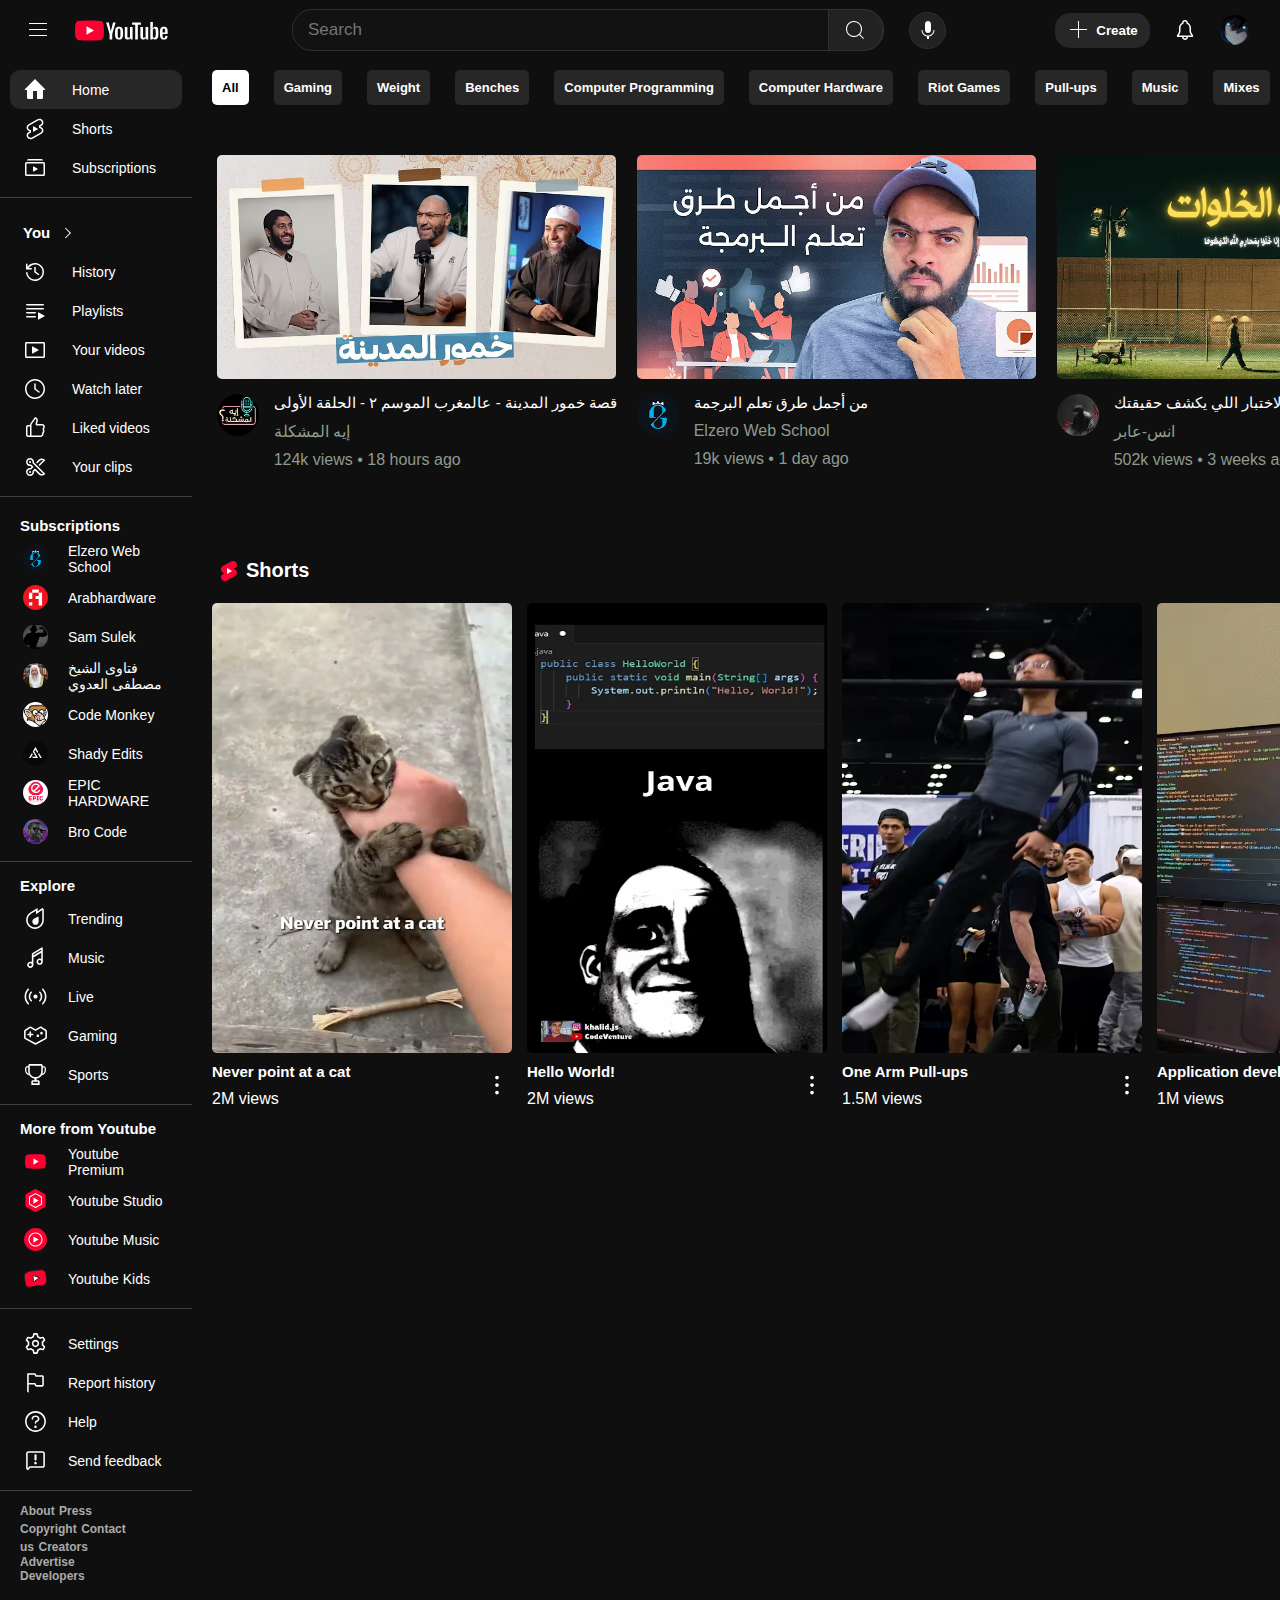
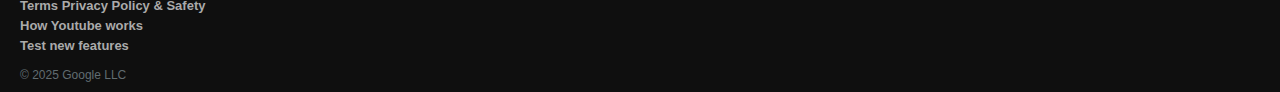
<file: index.html>
<html lang="en">
<head>
    <meta charset="UTF-8">
    <meta name="viewport" content="width=device-width, initial-scale=1.0">
    <title>Document</title>
    <link rel="stylesheet" href="css/navbar.css">
    <link rel="stylesheet" href="css/sidebar.css">
    <link rel="stylesheet" href="css/vids.css">
</head>
<body>
    <nav>
       
            
        
        <div class="logo">
            <div class="menu">
                <img src="Images/svgviewer-output.svg" alt="img.svg">

            </div>
            <img src="Images/ytlogo.svg" alt="logo.svg" srcset="">
        </div>
        <div class="search-bar">
            <div class="search">
               
                <input type="email" name="" id="" placeholder="Search">
                <div class="img">
                    <img src="Images/search.svg" alt="">
                </div>

            </div>
                
            
           <div class="microphone">
            <img src="Images/mic.svg" alt=""> 


           </div>
        </div>
        <div class="prof">
            <button>
                <img src="Images/add.svg" alt="">
                <p>Create</p>

            </button>
            <div class="ring">
                <img src="Images/ring.svg" alt="">

            </div>
            <div class="user">
                <img src="Images/profile.jpg" alt="">

            </div>
    </div>
    </nav>
    <div class="content">
    <div class="side-bar">
        <div class="gone">
            <div>
                <img src="Images/home.svg" alt="">
                <p>Home</p>
            </div>
            <div>
                <img src="Images/shorts.svg" alt="">
                <p>Shorts</p>
            </div>
            <div>
                <img src="Images/Subs.svg" alt="">
                <p>Subscriptions</p>
            </div>
        </div>
            <div class="gtwo">
                <div>
                    <p>You</p>
                    <img src="Images/you.svg" alt="">
                </div>
                <div>
                    <img src="Images/watch.svg" alt="">
                    <p>History</p>
                </div>
                <div>
                    <img src="Images/playlists.svg" alt="">
                    <p>Playlists</p>
                </div>
                <div>
                    <img src="Images/vides.svg" alt="">
                    <p>Your videos</p>
                </div>
                <div>
                    <img src="Images/watchl.svg" alt="">
                    <p>Watch later</p>
                </div>
                <div>
                    <img src="Images/liked.svg" alt="">
                    <p>Liked videos</p>
                </div>
                <div>
                    <img src="Images/clips.svg" alt="">
                    <p>Your clips</p>
                </div>
            </div>
            <div class="gthree">
                <p>Subscriptions</p>
                <div>
                    <img src="Images/Elzero.jpg" alt="">
                    <p>Elzero Web School</p>
                </div>
                <div>
                    <img src="Images/Arab.jpg" alt="">
                    <p>Arabhardware</p>
                </div>
                <div>
                    <img src="Images/sam.jpg" alt="">
                    <p>Sam Sulek</p>
                </div>
                <div>
                    <img src="Images/sheikh.jpg" alt="">
                    <p>فتاوى الشيخ مصطفى العدوي</p>
                </div>
                <div>
                    <img src="Images/monkey.jpg" alt="">
                    <p>Code Monkey</p>
                </div>
                <div>
                    <img src="Images/shady.jpg" alt="">
                    <p>Shady Edits</p>
                </div>
                <div>
                    <img src="Images/epic.jpg" alt="">
                    <p>EPIC HARDWARE</p>
                </div>
                <div>
                    <img src="Images/bro.jpg" alt="">
                    <p>Bro Code</p>
                </div>
            </div>
            <div class="gfour">
                <p>Explore</p>
                <div>
                    <img src="Images/Trending.svg" alt="">
                    <p>Trending</p>
                </div>
                
                <div>
                    <img src="Images/Music.svg" alt="">
                    <p>Music</p>
                </div>
                <div>
                    <img src="Images/live.svg" alt="">
                    <p>Live</p>
                </div>
                <div>
                    <img src="Images/Gaming.svg" alt="">
                    <p>Gaming</p>
                </div>
                <div>
                    <img src="Images/Sports.svg" alt="">
                    <p>Sports</p>
                </div>
            </div>
            <div class="gfive">
                <p>More from Youtube</p>
                <div>
                    <img src="Images/y1.svg" alt="">
                    <p>Youtube Premium</p>
                </div>
                <div>
                    <img src="Images/y2.svg" alt="">
                    <p>Youtube Studio</p>
                </div>
                <div>
                    <img src="Images/y3.svg" alt="">
                    <p>Youtube Music</p>
                </div>
                <div>
                    <img src="Images/y4.svg" alt="">
                    <p>Youtube Kids</p>
                </div>
            </div>
            <div class="gsix">
                <div>
                    <img src="Images/Settings.svg" alt="">
                    <p>Settings</p>
                </div>
                <div>
                    <img src="Images/rep.svg" alt="">
                    <p>Report history</p>
                </div>
                <div>
                    <img src="Images/help.svg" alt="">
                    <p>Help</p>
                </div>
                <div>
                    <img src="Images/i.svg" alt="">
                    <p>Send feedback</p>
                </div>
            </div>
            <div class="footer">
               <div class="g1">
                <a href="">About</a>
                <a href="">Press</a>
                <a href="">Copyright</a>
                <a href="">Contact us</a>
                <a href="">Creators</a>
                <a href="">Advertise</a>
                <a href="">Developers</a>
               </div>
               <div class="g2">
                <a href="">Terms Privacy Policy & Safety</a>
                <a href="">How Youtube works</a>
                <a href="">Test new features</a>
               </div>
               <div class="g3">
                <p>© 2025 Google LLC</p>
               </div>
            </div>


        
        
    </div>
    <div class="right">
    <div class="sugg">
        <div>
            <p>All</p>
        </div>
        <div>
            <p>Gaming</p>
        </div>
        <div>
            <p>Weight</p>
        </div>
        <div>
            <p>Benches</p>
        </div>
        <div>
            <p>Computer Programming</p>
        </div>
        <div>
            <p>Computer Hardware</p>
        </div>
        <div>
            <p>Riot Games</p>
        </div>
        <div>
            <p>Pull-ups</p>
        </div>
        <div>
            <p>Music</p>
        </div>
        <div>
            <p>Mixes</p>
        </div>
        <div>
            <p>Role-Playing Games</p>
        </div>
        
        <div>
            <div>
                <img src="Images/next.svg" alt="">

            </div>
        </div>
    </div>
    <div class="vids">
        <div>
            
                <img src="Images/vid1.avif" alt="">
            
            <div class="desc">
                <div class="left">
                    <img src="Images/prof1.jpg" alt="">
                </div>
                <div class="right">
                    <h2>قصة خمور المدينة - عالمغرب الموسم ٢ - الحلقة الأولى</h2>
                    <p>إيه المشكلة</p>
                    <span>124k views • 18 hours ago</span>
                </div>
            </div>
            
        </div>
        <div>
            
                <img src="Images/vid2.avif" alt="">
            
            <div class="desc">
                <div class="left">
                    <img src="Images/zero.jpg" alt="">
                </div>
                <div class="right">
                    <h2>من أجمل طرق تعلم البرجمة</h2>
                    <p>Elzero Web School</p>
                    <span>19k views • 1 day ago</span>
                </div>
            </div>
            
        </div>
        <div>
            
                <img src="Images/vid3.webp" alt="">
            
            <div class="desc">
                <div class="left">
                    <img src="Images/channell.jpg" alt="">
                </div>
                <div class="right">
                    <h2>ذنوب الخلوات.. الاختبار اللي يكشف حقيقتك</h2>
                    <p>انس-عابر</p>
                    <span>502k views • 3 weeks ago</span>
                </div>
            </div>
            
        </div>
        

    </div>
    <div class="shorts">
        <div class="head">
            <img src="Images/short.svg" alt="">
            <p>Shorts</p>
        </div>
        <div class="reels">
            <div>
                <div class="thumbnail">
                    <img src="Images/reel1.webp" alt="">

                </div>
                <div class="desc">
                <div class="left">
                    <h1>Never point at a cat</h1>
                    <p>2M views</p>
                </div>
                <div class="right">
                   <img src="Images/info.svg" alt="">

                </div>
            </div>
            </div>
            <div>
                <div class="thumbnail">
                    <img src="Images/reel2.webp" alt="">

                </div>
                <div class="desc">
                <div class="left">
                    <h1>Hello World!</h1>
                    <p>2M views</p>
                </div>
                <div class="right">
                   <img src="Images/info.svg" alt="">

                </div>
            </div>
            </div>
            <div>
                <div class="thumbnail">
                    <img src="Images/reel3.avif" alt="">

                </div>
                <div class="desc">
                <div class="left">
                    <h1>One Arm Pull-ups</h1>
                    <p>1.5M views</p>
                </div>
                <div class="right">
                   <img src="Images/info.svg" alt="">

                </div>
            </div>
            </div>
            <div>
                <div class="thumbnail">
                    <img src="Images/reel4.avif" alt="">

                </div>
                <div class="desc">
                <div class="left">
                    <h1>Application developing</h1>
                    <p>1M views</p>
                </div>
                <div class="right">
                   <img src="Images/info.svg" alt="">

                </div>
            </div>
            </div>
        </div>
    </div>
    
</div>
</div>

    
</body>
</html>
</file>
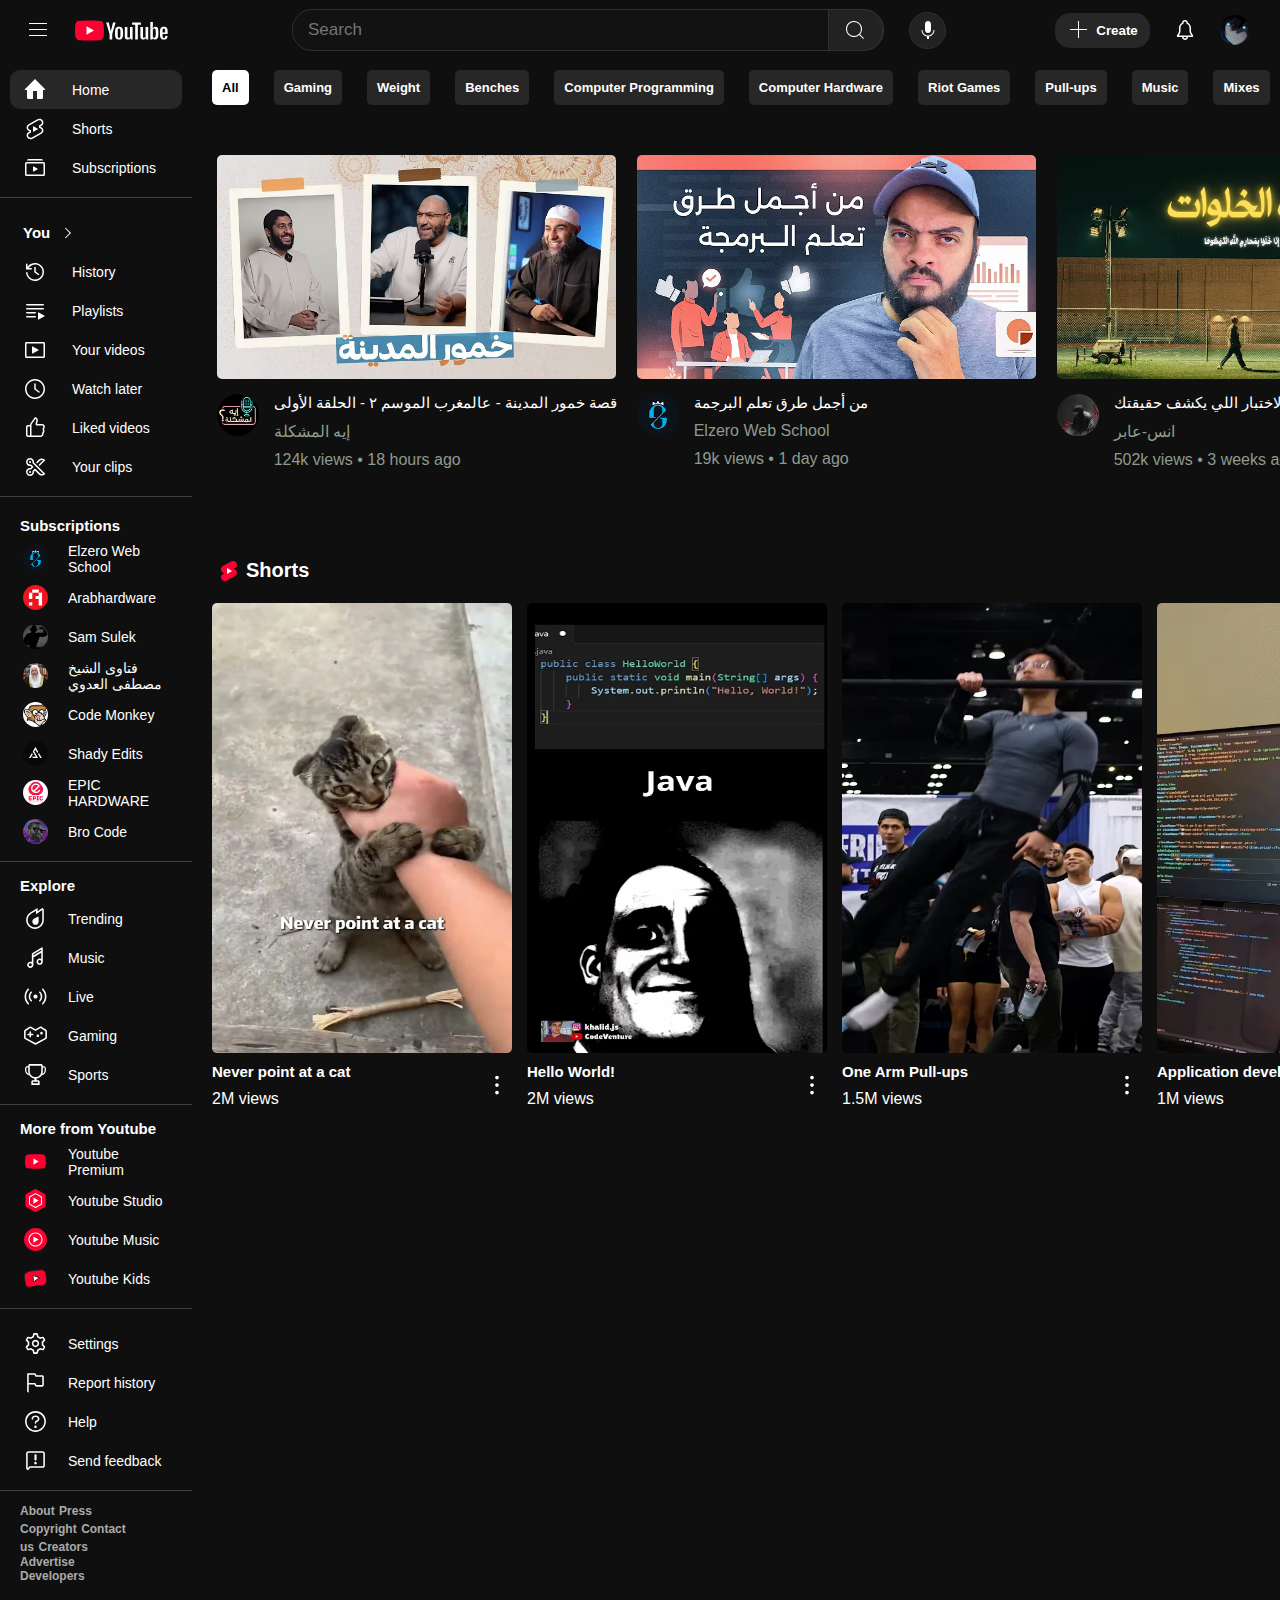
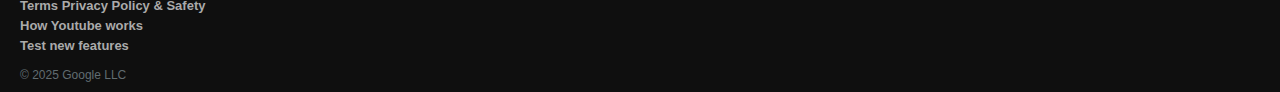
<file: html/index.html>
<html lang="en">
<head>
    <meta charset="UTF-8">
    <meta name="viewport" content="width=device-width, initial-scale=1.0">
    <title>Document</title>
    <link rel="stylesheet" href="../css/navbar.css">
    <link rel="stylesheet" href="../css/sidebar.css">
    <link rel="stylesheet" href="../css/vids.css">
</head>
<body>
    <nav>
       
            
        
        <div class="logo">
            <div class="menu">
                <img src="../Images/svgviewer-output.svg" alt="img.svg">

            </div>
            <img src="../Images/ytlogo.svg" alt="logo.svg" srcset="">
        </div>
        <div class="search-bar">
            <div class="search">
               
                <input type="email" name="" id="" placeholder="Search">
                <div class="img">
                    <img src="../Images/search.svg" alt="">
                </div>

            </div>
                
            
           <div class="microphone">
            <img src="../Images/mic.svg" alt=""> 


           </div>
        </div>
        <div class="prof">
            <button>
                <img src="../Images/add.svg" alt="">
                <p>Create</p>

            </button>
            <div class="ring">
                <img src="../Images/ring.svg" alt="">

            </div>
            <div class="user">
                <img src="../Images/profile.jpg" alt="">

            </div>
    </div>
    </nav>
    <div class="content">
    <div class="side-bar">
        <div class="gone">
            <div>
                <img src="../Images/home.svg" alt="">
                <p>Home</p>
            </div>
            <div>
                <img src="../Images/shorts.svg" alt="">
                <p>Shorts</p>
            </div>
            <div>
                <img src="../Images/Subs.svg" alt="">
                <p>Subscriptions</p>
            </div>
        </div>
            <div class="gtwo">
                <div>
                    <p>You</p>
                    <img src="../Images/you.svg" alt="">
                </div>
                <div>
                    <img src="../Images/watch.svg" alt="">
                    <p>History</p>
                </div>
                <div>
                    <img src="../Images/playlists.svg" alt="">
                    <p>Playlists</p>
                </div>
                <div>
                    <img src="../Images/vides.svg" alt="">
                    <p>Your videos</p>
                </div>
                <div>
                    <img src="../Images/watchl.svg" alt="">
                    <p>Watch later</p>
                </div>
                <div>
                    <img src="../Images/liked.svg" alt="">
                    <p>Liked videos</p>
                </div>
                <div>
                    <img src="../Images/clips.svg" alt="">
                    <p>Your clips</p>
                </div>
            </div>
            <div class="gthree">
                <p>Subscriptions</p>
                <div>
                    <img src="../Images/Elzero.jpg" alt="">
                    <p>Elzero Web School</p>
                </div>
                <div>
                    <img src="../Images/Arab.jpg" alt="">
                    <p>Arabhardware</p>
                </div>
                <div>
                    <img src="../Images/sam.jpg" alt="">
                    <p>Sam Sulek</p>
                </div>
                <div>
                    <img src="../Images/sheikh.jpg" alt="">
                    <p>فتاوى الشيخ مصطفى العدوي</p>
                </div>
                <div>
                    <img src="../Images/monkey.jpg" alt="">
                    <p>Code Monkey</p>
                </div>
                <div>
                    <img src="../Images/shady.jpg" alt="">
                    <p>Shady Edits</p>
                </div>
                <div>
                    <img src="../Images/epic.jpg" alt="">
                    <p>EPIC HARDWARE</p>
                </div>
                <div>
                    <img src="../Images/bro.jpg" alt="">
                    <p>Bro Code</p>
                </div>
            </div>
            <div class="gfour">
                <p>Explore</p>
                <div>
                    <img src="../Images/Trending.svg" alt="">
                    <p>Trending</p>
                </div>
                
                <div>
                    <img src="../Images/Music.svg" alt="">
                    <p>Music</p>
                </div>
                <div>
                    <img src="../Images/live.svg" alt="">
                    <p>Live</p>
                </div>
                <div>
                    <img src="../Images/Gaming.svg" alt="">
                    <p>Gaming</p>
                </div>
                <div>
                    <img src="../Images/Sports.svg" alt="">
                    <p>Sports</p>
                </div>
            </div>
            <div class="gfive">
                <p>More from Youtube</p>
                <div>
                    <img src="../Images/y1.svg" alt="">
                    <p>Youtube Premium</p>
                </div>
                <div>
                    <img src="../Images/y2.svg" alt="">
                    <p>Youtube Studio</p>
                </div>
                <div>
                    <img src="../Images/y3.svg" alt="">
                    <p>Youtube Music</p>
                </div>
                <div>
                    <img src="../Images/y4.svg" alt="">
                    <p>Youtube Kids</p>
                </div>
            </div>
            <div class="gsix">
                <div>
                    <img src="../Images/Settings.svg" alt="">
                    <p>Settings</p>
                </div>
                <div>
                    <img src="../Images/rep.svg" alt="">
                    <p>Report history</p>
                </div>
                <div>
                    <img src="../Images/help.svg" alt="">
                    <p>Help</p>
                </div>
                <div>
                    <img src="../Images/i.svg" alt="">
                    <p>Send feedback</p>
                </div>
            </div>
            <div class="footer">
               <div class="g1">
                <a href="">About</a>
                <a href="">Press</a>
                <a href="">Copyright</a>
                <a href="">Contact us</a>
                <a href="">Creators</a>
                <a href="">Advertise</a>
                <a href="">Developers</a>
               </div>
               <div class="g2">
                <a href="">Terms Privacy Policy & Safety</a>
                <a href="">How Youtube works</a>
                <a href="">Test new features</a>
               </div>
               <div class="g3">
                <p>© 2025 Google LLC</p>
               </div>
            </div>


        
        
    </div>
    <div class="right">
    <div class="sugg">
        <div>
            <p>All</p>
        </div>
        <div>
            <p>Gaming</p>
        </div>
        <div>
            <p>Weight</p>
        </div>
        <div>
            <p>Benches</p>
        </div>
        <div>
            <p>Computer Programming</p>
        </div>
        <div>
            <p>Computer Hardware</p>
        </div>
        <div>
            <p>Riot Games</p>
        </div>
        <div>
            <p>Pull-ups</p>
        </div>
        <div>
            <p>Music</p>
        </div>
        <div>
            <p>Mixes</p>
        </div>
        <div>
            <p>Role-Playing Games</p>
        </div>
        
        <div>
            <div>
                <img src="../Images/next.svg" alt="">

            </div>
        </div>
    </div>
    <div class="vids">
        <div>
            
                <img src="../Images/vid1.avif" alt="">
            
            <div class="desc">
                <div class="left">
                    <img src="../Images/prof1.jpg" alt="">
                </div>
                <div class="right">
                    <h2>قصة خمور المدينة - عالمغرب الموسم ٢ - الحلقة الأولى</h2>
                    <p>إيه المشكلة</p>
                    <span>124k views • 18 hours ago</span>
                </div>
            </div>
            
        </div>
        <div>
            
                <img src="../Images/vid2.avif" alt="">
            
            <div class="desc">
                <div class="left">
                    <img src="../Images/zero.jpg" alt="">
                </div>
                <div class="right">
                    <h2>من أجمل طرق تعلم البرجمة</h2>
                    <p>Elzero Web School</p>
                    <span>19k views • 1 day ago</span>
                </div>
            </div>
            
        </div>
        <div>
            
                <img src="../Images/vid3.webp" alt="">
            
            <div class="desc">
                <div class="left">
                    <img src="../Images/channell.jpg" alt="">
                </div>
                <div class="right">
                    <h2>ذنوب الخلوات.. الاختبار اللي يكشف حقيقتك</h2>
                    <p>انس-عابر</p>
                    <span>502k views • 3 weeks ago</span>
                </div>
            </div>
            
        </div>
        

    </div>
    <div class="shorts">
        <div class="head">
            <img src="../Images/short.svg" alt="">
            <p>Shorts</p>
        </div>
        <div class="reels">
            <div>
                <div class="thumbnail">
                    <img src="../Images/reel1.webp" alt="">

                </div>
                <div class="desc">
                <div class="left">
                    <h1>Never point at a cat</h1>
                    <p>2M views</p>
                </div>
                <div class="right">
                   <img src="../Images/info.svg" alt="">

                </div>
            </div>
            </div>
            <div>
                <div class="thumbnail">
                    <img src="../Images/reel2.webp" alt="">

                </div>
                <div class="desc">
                <div class="left">
                    <h1>Hello World!</h1>
                    <p>2M views</p>
                </div>
                <div class="right">
                   <img src="../Images/info.svg" alt="">

                </div>
            </div>
            </div>
            <div>
                <div class="thumbnail">
                    <img src="../Images/reel3.avif" alt="">

                </div>
                <div class="desc">
                <div class="left">
                    <h1>One Arm Pull-ups</h1>
                    <p>1.5M views</p>
                </div>
                <div class="right">
                   <img src="../Images/info.svg" alt="">

                </div>
            </div>
            </div>
            <div>
                <div class="thumbnail">
                    <img src="../Images/reel4.avif" alt="">

                </div>
                <div class="desc">
                <div class="left">
                    <h1>Application developing</h1>
                    <p>1M views</p>
                </div>
                <div class="right">
                   <img src="../Images/info.svg" alt="">

                </div>
            </div>
            </div>
        </div>
    </div>
    
</div>
</div>

    
</body>
</html>
</file>
<file: css/navbar.css>
*{
    margin: 0;
    max-width: 100vw; 
}
body{
    font-family: Arial, Helvetica, sans-serif;
}
nav{
    display: flex;
    justify-content: space-between;
    align-items: center;
    background-color: #0f0f0f;
    height: 60px;
    width: 100%;
    position: sticky;
    top: 0;
    overflow: hidden;
    
}
nav .logo{
    display: flex;
    gap: 20px;
    margin :20px
}
nav .logo img{
    cursor: pointer;
}
nav .logo .menu{
    width: 35px;
    height: 35px;
    align-items: center;
    display: flex;
    align-items: center;
    justify-content: center;
    border-radius: 50%;
}
nav .logo .menu:hover{
    background-color: #3d3d3d;}
nav .search-bar {
    display: flex;
    align-items: center;
}
nav .search-bar .search{
    background-color: #121212;
    width: 590px;
    border: 1px solid #303030;
    height: 40px;
    align-items: center;
    color: grey;
    display: flex;
    justify-content: space-between;
    border-radius: 20px;
    margin: 25px;
}
nav .search-bar .search input{
    padding: 15px;
    font-size: 17px;
    background-color: transparent;
    border: none;
    outline: none;
    color: white;
}

nav .search-bar .search .img{
    width: 9%;
    border: 1px solid #303030;
    height: 100%;
    align-items: center;
    background-color: #222222;
    display: flex;
    align-items: center;
    justify-content: center;
    border-top-right-radius: 20px;
    border-bottom-right-radius: 20px;
    cursor: pointer;
}
nav .search-bar .microphone{
    width: 35px;
    border: 1px solid #303030;
    height: 35px;
    align-items: center;
    background-color: #222222;
    display: flex;
    align-items: center;
    justify-content: center;
    border-radius: 50%;
}


nav .search-bar .microphone:hover{
    background-color: #3d3d3d;
    cursor: pointer;
}
.prof{
    display: flex;
    align-items: center;
    gap: 15px;
    margin :30px

}

.prof button{
    display: flex;
    align-items: center;
    width: 95px;
    height: 35px;
    background-color: #272727;
    color: white;
    justify-content: center;
    gap: 5px;
    border-radius: 15px;
    border: none;
}
.prof button p{
    font-weight: bold;
}

.prof button:hover{
    background-color: #3d3d3d;
    cursor: pointer;
}
.prof .ring {
    width: 40px;
    height: 40px;
    align-items: center;
    display: flex;
    align-items: center;
    justify-content: center;
    border-radius: 50%;
}
.prof .ring:hover{
    background-color: #3d3d3d;
    cursor: pointer;
}

.prof .user img{
    width: 30px;
    height: 30px;
    border-radius: 50%;
    cursor: pointer;
}
</file>
<file: css/sidebar.css>
.content{
    display: flex;
    background-color: #0f0f0f;
     
}
.side-bar{
    width: 15%;
    background-color: #0f0f0f;
    color: white;
    
}


.side-bar .gone{
    padding: 10px;
    display: flex;
    flex-direction: column;
    border-bottom: 1px solid #3f3f3f;
    margin-bottom: 5px;
}
.side-bar .gone div{
    padding: 13px;
    display: flex;
    gap: 25px;
    align-items: center;
    font-size: 14px;
    height: 13px;
}
.side-bar .gone div:first-child{
    background-color: #272727;
    border-radius: 10px;
}
.side-bar .gone div:hover{
    background-color: #272727;
    border-radius: 10px;
    cursor: pointer;

}
.side-bar .gone div:first-child:hover{
    background-color: #3d3d3d;
    border-radius: 10px;
}
.side-bar .gtwo{

    padding: 10px;
    display: flex;
    flex-direction: column;
    border-bottom: 1px solid #3f3f3f;
    margin-bottom: 10px;

}
.side-bar .gtwo div{
    padding: 13px;
    display: flex;
    gap: 25px;
    align-items: center;
    font-size: 14px;
    height: 13px;
    
}
.side-bar .gtwo div:first-child{
    gap: 10px;
    font-size: 15px;
    font-weight: bold;
}
.side-bar .gtwo div:hover{
    background-color: #272727;
    border-radius: 10px;
    cursor: pointer;

}
.side-bar .gtwo div:first-child:hover{
    background-color: #3d3d3d;
    border-radius: 10px;
}

.side-bar .gthree{
    padding: 10px;
    display: flex;
    flex-direction: column;
    border-bottom: 1px solid #3f3f3f;
    margin-bottom: 5px;
}
.side-bar .gthree div{
    padding: 13px;
    display: flex;
    gap: 20px;
    align-items: center;
    font-size: 14px;
    height: 13px;
}
.side-bar .gthree div img{
    width: 25px;
    height: 25px;
    border-radius: 50%;
}
.side-bar .gthree p:first-child{
    gap: 10px;
    font-size: 15px;
    font-weight: bold;
    align-items: center;
    margin-left: 10px;
    margin-bottom: 5px;
}
.side-bar .gthree div:hover{
    background-color: #272727;
    border-radius: 10px;
    cursor: pointer;

}
.side-bar .gfour{
    padding: 10px;
    display: flex;
    flex-direction: column;
    border-bottom: 1px solid #3f3f3f;
    margin-bottom: 5px;
}
.side-bar .gfour div{
    padding: 13px;
    display: flex;
    gap: 20px;
    align-items: center;
    font-size: 14px;
    height: 13px;
}
.side-bar .gfour div img{
    width: 25px;
    height: 25px;
    border-radius: 50%;
}
.side-bar .gfour p:first-child{
    gap: 10px;
    font-size: 15px;
    font-weight: bold;
    align-items: center;
    margin-left: 10px;
    margin-bottom: 5px;
}
.side-bar .gfour div:hover{
    background-color: #272727;
    border-radius: 10px;
    cursor: pointer;

}
.side-bar .gfive{
    padding: 10px;
    display: flex;
    flex-direction: column;
    border-bottom: 1px solid #3f3f3f;
    margin-bottom: 5px;
}
.side-bar .gfive div{
    padding: 13px;
    display: flex;
    gap: 20px;
    align-items: center;
    font-size: 14px;
    height: 13px;
}
.side-bar .gfive div img{
    width: 25px;
    height: 25px;
    border-radius: 50%;
}
.side-bar .gfive p:first-child{
    gap: 10px;
    font-size: 15px;
    font-weight: bold;
    align-items: center;
    margin-left: 10px;
    margin-bottom: 5px;
}
.side-bar .gfive div:hover{
    background-color: #272727;
    border-radius: 10px;
    cursor: pointer;

}
.side-bar .gsix{
    padding: 10px;
    display: flex;
    flex-direction: column;
    border-bottom: 1px solid #3f3f3f;
    margin-bottom: 10px;
}
.side-bar .gsix div{
    padding: 13px;
    display: flex;
    gap: 20px;
    align-items: center;
    font-size: 14px;
    height: 13px;
}
.side-bar .gsix div img{
    width: 25px;
    height: 25px;
    border-radius: 50%;
}

.side-bar .gsix div:hover{
    background-color: #272727;
    border-radius: 10px;
    cursor: pointer;

}
.side-bar .footer{
    display: flex;
    flex-direction: column;
    /* gap: 5px; */
}
.side-bar .footer .g1{
    
    width: 60%;
    margin-left: 20px;
 }
 .side-bar .footer .g1 a{
    text-decoration: none;
    color: #aaaaaa;
    font-size: 12px;
    font-weight: bold;
 }
 .side-bar .footer .g2{
    display: flex;
    flex-direction: column;
    width: 186px;
     margin: 15px 20px;
     gap: 5px;
  }
 
 
 .side-bar .footer .g2 a{
    text-decoration: none;
    color: #aaaaaa;
    font-size: 13px;
    font-weight: bold;
 }
 .side-bar .footer .g3{
    margin-left: 20px;
    color: #616c71;
    font-size: 12px;
    margin-bottom: 10px;
 }

 .content .sugg{
    display: flex;
    gap: 5px;
    background-color: #0f0f0f;
    width: 1280px;
    overflow: hidden;
    white-space: nowrap;
    position: sticky;
    top: 60px;
    height: 50px;
    




 }
 .content .sugg div{
    margin-top: 10px;
    margin-left: 20px;
    background-color: #272727;
    height: 15px;
    padding: 10px;
    color: white;
    max-width: 100vw; 
    border-radius: 5px; 
    cursor: pointer;
 }
 .content .sugg div:hover{
    background-color: #3f3f3f; 
    cursor: pointer;
  
 }
 
 .content .sugg div:first-child{
    background-color: #ffffff;
    color: black;
 }
 
 .content .sugg div:last-child{
    box-shadow: 0px 0px 15px 15px #0f0f0f;

    background-color: #0f0f0f;
    position: absolute;
    right: -5px;
    top: -12;
    height: 30px;
    width: 50px;
 }
 .content .sugg div:last-child div img{
    align-items: center;
    padding: 10px;
    cursor: pointer;
    border-radius: 50%;

 }
 .content .sugg div:last-child div img:hover{
    background-color: #272727;
    cursor: pointer;
    
 }
 .content .sugg div p{
    font-weight: bold;
    font-size: 13px;
 }
</file>
<file: css/vids.css>
.vids{
    margin-top: 45px;
    margin-left: 25px;
    display: flex;
    flex-wrap: wrap;
    width: 1260px;
}
.vids div{
    color: white;
    width: calc(100% / 3);
}
.vids div img{
    width: 95%;
    border-radius: 5px;
    margin-bottom: 15px;
    cursor: pointer;

}
.vids div .desc{
    display: flex;
    gap: 10px;
    cursor: pointer;

}
.vids div .desc .right {
    display: flex;
    flex-direction: column;
    gap: 10px;
}
.vids div h2{
    font-size: 15px;
}
.vids div .desc .left img{
    width: 90%;
    border-radius: 50%;
}
.vids div .desc .right h2{
    width: 355px;
    font-weight: normal;
}
.vids div .desc .right p{
    width: 355px;
    color: #8e9b8e;

} 
.vids div .desc .right span{
    width: 200px;
    display: inline;
    color: #8e9b8e;
}
.shorts .head{
    margin: 90px 0 20px 25px   ;
    display: flex;
    color: white;
    gap: 5px;
    align-items: center;
}
.shorts .head p{
    font-size: 20px;
    font-weight: bold;
}
.shorts .reels {
    display: flex;
    margin-left: 20px;
    /* height: 940px; */
    gap: 15px;
    cursor: pointer;

}

.shorts .reels div{
    display: flex;
    flex-direction: column;
    color: white;
    gap: 10px;
    /* height: 100px; */
}
.shorts .reels div .thumbnail img{
    height: 450px;
    width: 300px;
    border-radius: 5px;
}
.shorts .reels div .desc{
    display: flex;
    flex-direction: row;
    align-items: center;
    justify-content: space-between;
}

.shorts .reels div .desc h1{
    font-size: 15px;
    font-weight: bold;

}
.shorts .reels div .desc .right{
    width: 30px;
    height: 30px;
}
.shorts .reels div .desc .right:hover{
    background-color: #3f3f3f;
    border-radius: 50%;
    cursor: pointer;

}
</file>
